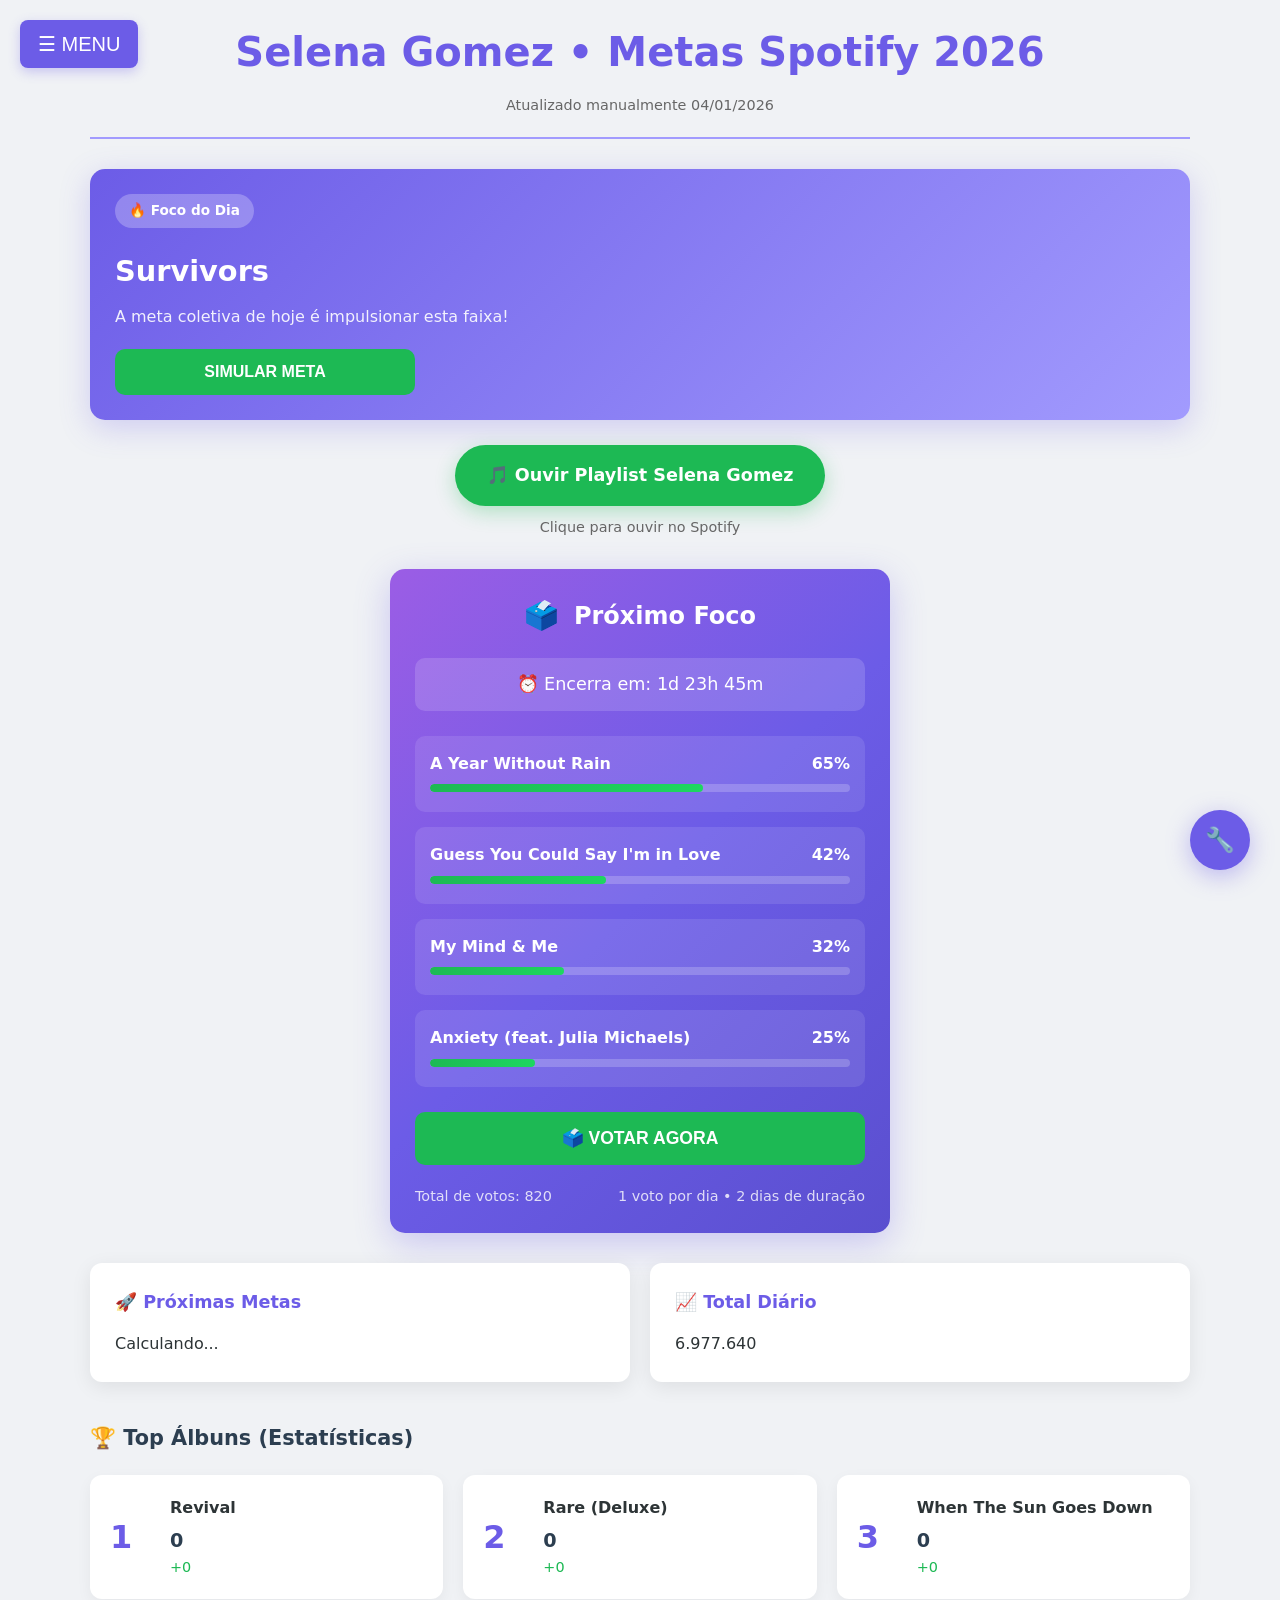
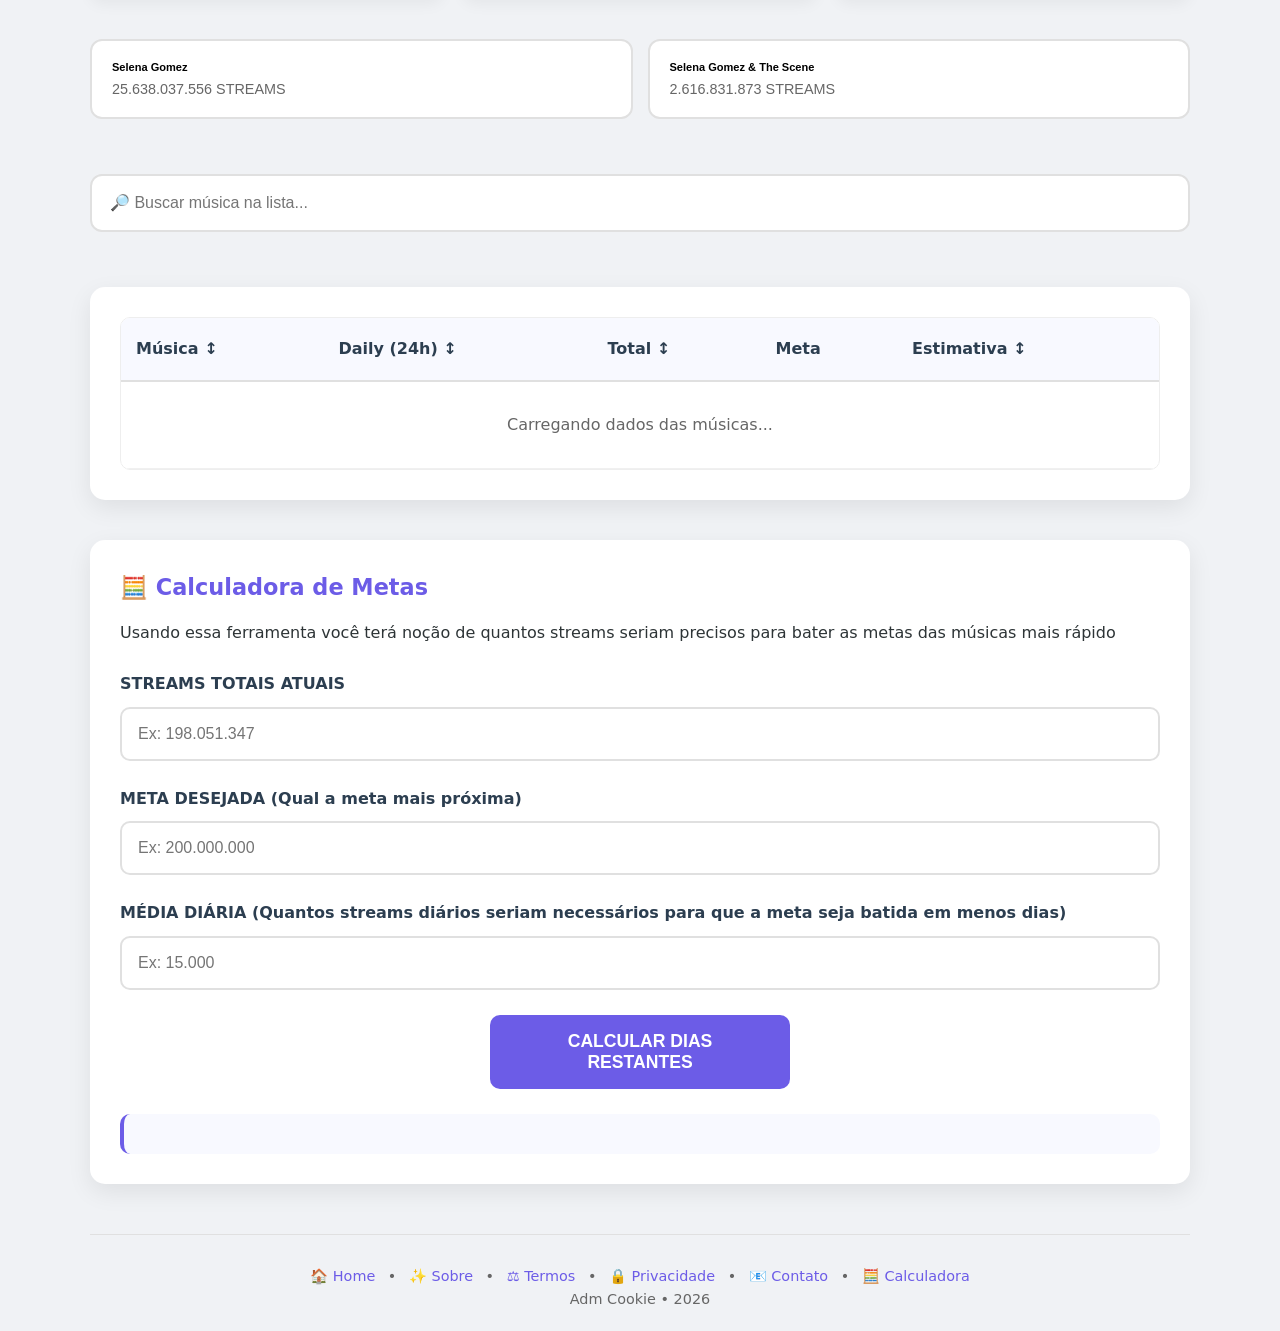
<file: index.html>
<!DOCTYPE html>
<html lang="pt-br">
<head>
<meta charset="UTF-8">
<title>Selena Gomez • Metas Spotify 2026</title>
<meta name="viewport" content="width=device-width, initial-scale=1.0">
<meta name="description" content="Acompanhe os streams e metas das músicas da Selena Gomez no Spotify. Ferramenta para fãs organizarem metas coletivas.">
<meta name="keywords" content="Selena Gomez, Spotify, streams, metas, música, fãs, Selenators">
<meta name="author" content="Adm Cookie">
<link rel="icon" href="data:image/svg+xml,<svg xmlns=%22http://www.w3.org/2000/svg%22 viewBox=%220 0 100 100%22><text y=%22.9em%22 font-size=%2290%22>🎵</text></svg>">
<style>
    /* CORES E ESTILOS GERAIS */
    :root { 
        --primary: #6c5ce7; 
        --secondary: #a29bfe;
        --dark: #2c3e50; 
        --text: #2d3436; 
        --light: #f0f2f5;
        --success: #1DB954;
        --white: #ffffff;
    }
    
    * { 
        box-sizing: border-box; 
        margin: 0; 
        padding: 0; 
    }
    
    body { 
        font-family: "Segoe UI", system-ui, sans-serif; 
        background: var(--light); 
        color: var(--text); 
        padding: 20px; 
        line-height: 1.6;
    }
    
    .container { 
        max-width: 1100px; 
        margin: 0 auto; 
    }
    
    /* HEADER */
    header {
        text-align: center;
        margin-bottom: 30px;
        padding-bottom: 20px;
        border-bottom: 2px solid var(--secondary);
    }
    
    header h1 {
        color: var(--primary);
        font-size: 2.5rem;
        margin-bottom: 10px;
    }
    
    header p {
        color: #666;
        font-size: 0.9rem;
    }
    
    /* MENU SIDEBAR */
    .sidebar {
        height: 100%;
        width: 0;
        position: fixed;
        z-index: 1000;
        top: 0;
        left: 0;
        background: var(--white);
        overflow-x: hidden;
        transition: 0.3s;
        padding-top: 60px;
        box-shadow: 2px 0 15px rgba(0,0,0,0.1);
    }
    
    .sidebar a {
        padding: 12px 20px;
        text-decoration: none;
        font-size: 18px;
        color: var(--dark);
        display: block;
        transition: 0.2s;
        border-left: 4px solid transparent;
    }
    
    .sidebar a:hover {
        background: #f8f9ff;
        color: var(--primary);
        border-left: 4px solid var(--primary);
    }
    
    .close-btn {
        position: absolute;
        top: 15px;
        right: 20px;
        font-size: 28px;
        background: none;
        border: none;
        color: var(--dark);
        cursor: pointer;
    }
    
    .open-btn {
        font-size: 20px;
        cursor: pointer;
        background: var(--primary);
        color: var(--white);
        border: none;
        padding: 12px 18px;
        border-radius: 8px;
        position: fixed;
        top: 20px;
        left: 20px;
        z-index: 999;
        box-shadow: 0 4px 12px rgba(108, 92, 231, 0.3);
    }
    
    /* FOCO DO DIA */
    .focus-card {
        background: linear-gradient(135deg, var(--primary), var(--secondary));
        color: var(--white);
        padding: 25px;
        border-radius: 15px;
        margin: 25px 0;
        box-shadow: 0 8px 30px rgba(108, 92, 231, 0.25);
    }
    
    .focus-info {
        margin-bottom: 20px;
    }
    
    .focus-badge {
        background: rgba(255, 255, 255, 0.25);
        padding: 6px 14px;
        border-radius: 20px;
        font-size: 0.85rem;
        font-weight: bold;
        display: inline-block;
        margin-bottom: 10px;
    }
    
    .focus-song {
        font-size: 1.8rem;
        font-weight: bold;
        display: block;
        margin: 10px 0;
    }
    
    .focus-text {
        opacity: 0.9;
        font-size: 1rem;
    }
    
    .focus-btn {
        background: var(--success);
        color: var(--white);
        border: none;
        padding: 14px 28px;
        border-radius: 10px;
        font-size: 1rem;
        font-weight: bold;
        cursor: pointer;
        transition: all 0.3s;
        width: 100%;
        max-width: 300px;
    }
    
    .focus-btn:hover {
        background: #1ED760;
        transform: translateY(-2px);
        box-shadow: 0 6px 20px rgba(29, 185, 84, 0.3);
    }
    
    /* PLAYLIST BUTTON */
    .playlist-btn-container {
        text-align: center;
        margin: 25px 0;
    }
    
    .playlist-btn {
        display: inline-block;
        background: var(--success);
        color: var(--white);
        padding: 16px 32px;
        border-radius: 50px;
        text-decoration: none;
        font-weight: bold;
        font-size: 1.1rem;
        box-shadow: 0 6px 20px rgba(29, 185, 84, 0.3);
        transition: all 0.3s;
    }
    
    .playlist-btn:hover {
        background: #1ED760;
        transform: translateY(-3px);
        box-shadow: 0 8px 25px rgba(29, 185, 84, 0.4);
    }
    
    .playlist-note {
        margin-top: 10px;
        font-size: 0.9rem;
        color: #666;
    }
    
    /* VOTAÇÃO - PRÓXIMO FOCO */
    .votacao-container {
        margin: 30px 0;
        text-align: center;
    }
    
    .votacao-card {
        background: linear-gradient(135deg, #9B5DE5, #6c5ce7, #5A4FCF);
        border-radius: 15px;
        padding: 25px;
        color: var(--white);
        box-shadow: 0 10px 35px rgba(108, 92, 231, 0.3);
        max-width: 500px;
        margin: 0 auto;
    }
    
    .votacao-header {
        display: flex;
        align-items: center;
        justify-content: center;
        gap: 15px;
        margin-bottom: 20px;
    }
    
    .votacao-icon {
        font-size: 28px;
    }
    
    .votacao-title {
        font-size: 1.5rem;
        font-weight: bold;
    }
    
    .votacao-timer {
        background: rgba(255, 255, 255, 0.15);
        padding: 12px;
        border-radius: 10px;
        margin-bottom: 25px;
        font-size: 1.1rem;
    }
    
    .votacao-musicas {
        display: flex;
        flex-direction: column;
        gap: 15px;
        margin-bottom: 25px;
    }
    
    .musica-item {
        background: rgba(255, 255, 255, 0.1);
        padding: 15px;
        border-radius: 10px;
        text-align: left;
    }
    
    .musica-nome {
        display: flex;
        justify-content: space-between;
        margin-bottom: 8px;
        font-weight: bold;
    }
    
    .musica-bar {
        height: 8px;
        background: rgba(255, 255, 255, 0.2);
        border-radius: 4px;
        overflow: hidden;
        margin-bottom: 5px;
    }
    
    .musica-fill {
        height: 100%;
        background: linear-gradient(90deg, var(--success), #1ED760);
        border-radius: 4px;
        transition: width 0.5s ease;
    }
    
    .musica-percent {
        text-align: right;
        font-size: 0.9rem;
        opacity: 0.8;
    }
    
    .votar-btn {
        background: var(--success);
        color: var(--white);
        border: none;
        padding: 16px;
        border-radius: 10px;
        font-size: 1.1rem;
        font-weight: bold;
        cursor: pointer;
        width: 100%;
        transition: all 0.3s;
    }
    
    .votar-btn:hover {
        background: #1ED760;
        transform: translateY(-2px);
        box-shadow: 0 6px 20px rgba(29, 185, 84, 0.3);
    }
    
    .votacao-footer {
        margin-top: 20px;
        font-size: 0.9rem;
        display: flex;
        justify-content: space-between;
        opacity: 0.8;
    }
    
    /* SUMMARY CARDS */
    .summary-cards {
        display: grid;
        grid-template-columns: repeat(auto-fit, minmax(300px, 1fr));
        gap: 20px;
        margin: 30px 0;
    }
    
    .stat-card {
        background: var(--white);
        padding: 25px;
        border-radius: 12px;
        box-shadow: 0 5px 20px rgba(0,0,0,0.08);
    }
    
    .stat-card h4 {
        color: var(--primary);
        margin-bottom: 15px;
        font-size: 1.1rem;
    }
    
    /* ALBUM DASHBOARD */
    .album-dashboard {
        margin: 40px 0;
    }
    
    .album-dashboard h3 {
        color: var(--dark);
        margin-bottom: 20px;
        font-size: 1.3rem;
    }
    
    .album-grid {
        display: grid;
        grid-template-columns: repeat(auto-fit, minmax(250px, 1fr));
        gap: 20px;
    }
    
    .album-card {
        background: var(--white);
        padding: 20px;
        border-radius: 12px;
        display: flex;
        align-items: center;
        box-shadow: 0 5px 15px rgba(0,0,0,0.05);
    }
    
    .rank-num {
        font-size: 2rem;
        font-weight: bold;
        color: var(--primary);
        margin-right: 20px;
        min-width: 40px;
    }
    
    .a-name {
        font-weight: bold;
        margin-bottom: 5px;
    }
    
    .a-total {
        font-size: 1.2rem;
        font-weight: bold;
        color: var(--dark);
    }
    
    .a-daily {
        color: var(--success);
        font-size: 0.9rem;
    }
    
    /* FILTERS */
    .filter-container {
        display: flex;
        gap: 15px;
        margin: 30px 0;
    }
    
    .filter-btn {
        flex: 1;
        background: var(--white);
        border: 2px solid #e0e0e0;
        padding: 20px;
        border-radius: 12px;
        cursor: pointer;
        text-align: left;
        transition: all 0.3s;
    }
    
    .filter-btn:hover {
        border-color: var(--primary);
        background: #f8f9ff;
        transform: translateY(-2px);
    }
    
    .filter-total {
        display: block;
        font-size: 0.9rem;
        color: #666;
        margin-top: 8px;
    }
    
    /* SEARCH */
    .search-box {
        width: 100%;
        padding: 18px;
        border: 2px solid #e0e0e0;
        border-radius: 12px;
        font-size: 1rem;
        margin: 25px 0;
        transition: border-color 0.3s;
    }
    
    .search-box:focus {
        outline: none;
        border-color: var(--primary);
    }
    
    /* TABLE */
    .card {
        background: var(--white);
        padding: 30px;
        border-radius: 15px;
        box-shadow: 0 8px 25px rgba(0,0,0,0.08);
        margin: 30px 0;
        overflow: hidden;
    }
    
    .table-container {
        overflow-x: auto;
        border-radius: 10px;
        border: 1px solid #eee;
    }
    
    table {
        width: 100%;
        border-collapse: collapse;
        min-width: 800px;
    }
    
    th {
        background: #f8f9ff;
        padding: 18px 15px;
        text-align: left;
        font-weight: 600;
        color: var(--dark);
        border-bottom: 2px solid #e0e0e0;
        cursor: pointer;
        user-select: none;
    }
    
    th:hover {
        background: #f0f2ff;
    }
    
    td {
        padding: 16px 15px;
        border-bottom: 1px solid #f0f0f0;
    }
    
    tr:hover {
        background: #f9f9ff;
    }
    
    /* CALCULATOR */
    .inst-section {
        background: var(--white);
        padding: 30px;
        border-radius: 15px;
        box-shadow: 0 8px 25px rgba(0,0,0,0.08);
        margin: 40px 0;
    }
    
    .inst-section h3 {
        color: var(--primary);
        margin-bottom: 15px;
        font-size: 1.4rem;
    }
    
    .calc-group {
        margin: 25px 0;
    }
    
    .calc-group label {
        display: block;
        margin-bottom: 10px;
        font-weight: 600;
        color: var(--dark);
    }
    
    .calc-input {
        width: 100%;
        padding: 16px;
        border: 2px solid #e0e0e0;
        border-radius: 10px;
        font-size: 1rem;
        transition: border-color 0.3s;
    }
    
    .calc-input:focus {
        border-color: var(--primary);
        outline: none;
    }
    
    .btn-calc {
        background: var(--primary);
        color: var(--white);
        border: none;
        padding: 16px 32px;
        border-radius: 10px;
        font-size: 1.1rem;
        font-weight: bold;
        cursor: pointer;
        transition: all 0.3s;
        width: 100%;
        max-width: 300px;
        margin: 20px auto;
        display: block;
    }
    
    .btn-calc:hover {
        background: #5d4de0;
        transform: translateY(-2px);
        box-shadow: 0 6px 20px rgba(108, 92, 231, 0.3);
    }
    
    #resultadoCalc {
        margin-top: 25px;
        padding: 20px;
        background: #f8f9ff;
        border-radius: 10px;
        border-left: 4px solid var(--primary);
    }
    
    /* FOOTER */
    footer {
        text-align: center;
        margin-top: 50px;
        padding-top: 30px;
        border-top: 1px solid #e0e0e0;
        color: #666;
        font-size: 0.9rem;
    }
    
    footer a {
        color: var(--primary);
        text-decoration: none;
        margin: 0 8px;
        transition: color 0.3s;
    }
    
    footer a:hover {
        color: #5d4de0;
        text-decoration: underline;
    }
    
    /* BOTÃO PAINEL ADMIN */
    .admin-btn {
        position: fixed;
        bottom: 30px;
        right: 30px;
        background: var(--primary);
        color: var(--white);
        border: none;
        width: 60px;
        height: 60px;
        border-radius: 50%;
        cursor: pointer;
        font-size: 1.5rem;
        box-shadow: 0 6px 25px rgba(108, 92, 231, 0.4);
        z-index: 100;
        transition: all 0.3s;
    }
    
    .admin-btn:hover {
        background: #5d4de0;
        transform: scale(1.1);
    }
    
    /* RESPONSIVO */
    @media (max-width: 768px) {
        body {
            padding: 15px;
        }
        
        header h1 {
            font-size: 2rem;
        }
        
        .summary-cards {
            grid-template-columns: 1fr;
        }
        
        .filter-container {
            flex-direction: column;
        }
        
        .album-grid {
            grid-template-columns: 1fr;
        }
        
        .focus-btn, .btn-calc {
            width: 100%;
        }
    }
</style>
</head>
<body>

<!-- MENU SIDEBAR -->
<div id="mySidebar" class="sidebar">
    <button class="close-btn" onclick="closeNav()">&times;</button>
    <a href="index.html" onclick="closeNav()">🏠 Home</a>
    <a href="sobre.html" onclick="closeNav()">✨ Sobre</a>
    <a href="termos.html" onclick="closeNav()">⚖️ Termos</a>
    <a href="privacidade.html" onclick="closeNav()">🔒 Privacidade</a>
    <a href="contato.html" onclick="closeNav()">📧 Contato</a>
    <a href="#calculadora" onclick="closeNav()">🧮 Calculadora</a>
</div>

<button class="open-btn" onclick="openNav()">☰ MENU</button>

<div class="container">
    <!-- HEADER -->
    <header id="inicio">
        <h1>Selena Gomez • Metas Spotify 2026</h1>
        <p>Atualizado manualmente 04/01/2026</p>
    </header>
    
    <!-- FOCO DO DIA -->
    <div class="focus-card">
        <div class="focus-info">
            <span class="focus-badge">🔥 Foco do Dia</span>
            <span class="focus-song">Survivors</span>
            <p class="focus-text">A meta coletiva de hoje é impulsionar esta faixa!</p>
        </div>
        <button class="focus-btn" onclick="window.location.href='#calculadora'">SIMULAR META</button>
    </div>
    
    <!-- PLAYLIST -->
    <div class="playlist-btn-container">
        <a href="https://open.spotify.com/playlist/SUA_ID_AQUI" target="_blank" class="playlist-btn">
            🎵 Ouvir Playlist Selena Gomez
        </a>
        <p class="playlist-note">Clique para ouvir no Spotify</p>
    </div>
    
    <!-- VOTAÇÃO -->
    <div class="votacao-container">
        <div class="votacao-card">
            <div class="votacao-header">
                <span class="votacao-icon">🗳️</span>
                <span class="votacao-title">Próximo Foco</span>
            </div>
            
           <div class="votacao-timer">⏰ Encerra em: <span id="timer-proximo-foco">1d 23h 45m</span>
     </div>
            
            <div class="votacao-musicas">
                <div class="musica-item">
                    <div class="musica-nome">
                        <span>A Year Without Rain</span>
                        <span>65%</span>
                    </div>
                    <div class="musica-bar">
                        <div class="musica-fill" style="width: 65%"></div>
                    </div>
                </div>
                
                <div class="musica-item">
                    <div class="musica-nome">
                        <span>Guess You Could Say I'm in Love</span>
                        <span>42%</span>
                    </div>
                    <div class="musica-bar">
                        <div class="musica-fill" style="width: 42%"></div>
                    </div>
                </div>
                
                <div class="musica-item">
                    <div class="musica-nome">
                        <span>My Mind & Me</span>
                        <span>32%</span>
                    </div>
                    <div class="musica-bar">
                        <div class="musica-fill" style="width: 32%"></div>
                    </div>
                </div>
                
                <div class="musica-item">
                    <div class="musica-nome">
                        <span>Anxiety (feat. Julia Michaels)</span>
                        <span>25%</span>
                    </div>
                    <div class="musica-bar">
                        <div class="musica-fill" style="width: 25%"></div>
                    </div>
                </div>
            </div>
            
            <button class="votar-btn" onclick="alert('🎵 Sistema de votação será ativado em breve!')">
                🗳️ VOTAR AGORA
            </button>
            
            <div class="votacao-footer">
                <span>Total de votos: 820</span>
                <span>1 voto por dia • 2 dias de duração</span>
            </div>
        </div>
    </div>
    
    <!-- SUMMARY CARDS -->
    <div class="summary-cards">
        <div class="stat-card">
            <h4>🚀 Próximas Metas</h4>
            <div id="nextMilestone">Calculando...</div>
        </div>
        <div class="stat-card">
            <h4>📈 Total Diário</h4>
            <p id="totalDailyStats">6.977.640</p>
        </div>
    </div>
    
    <!-- ALBUM DASHBOARD -->
    <div class="album-dashboard">
        <h3>🏆 Top Álbuns (Estatísticas)</h3>
        <div class="album-grid">
            <div class="album-card">
                <div class="rank-num">1</div>
                <div class="a-info">
                    <p class="a-name">Revival</p>
                    <p id="totalRevival" class="a-total">0</p>
                    <p id="countRevival" class="a-daily">+0</p>
                </div>
            </div>
            
            <div class="album-card">
                <div class="rank-num">2</div>
                <div class="a-info">
                    <p class="a-name">Rare (Deluxe)</p>
                    <p id="totalRare" class="a-total">0</p>
                    <p id="countRare" class="a-daily">+0</p>
                </div>
            </div>
            
            <div class="album-card">
                <div class="rank-num">3</div>
                <div class="a-info">
                    <p class="a-name">When The Sun Goes Down</p>
                    <p id="totalWTSGD" class="a-total">0</p>
                    <p id="countWTSGD" class="a-daily">+0</p>
                </div>
            </div>
        </div>
    </div>
    
    <!-- FILTERS -->
    <div class="filter-container">
        <button class="filter-btn" id="btnSolo">
            <h5>Selena Gomez</h5>
            <span class="filter-total">25.638.037.556 STREAMS</span>
        </button>
        <button class="filter-btn" id="btnScene">
            <h5>Selena Gomez & The Scene</h5>
            <span class="filter-total">2.616.831.873 STREAMS</span>
        </button>
    </div>
    
    <!-- SEARCH -->
    <input type="text" class="search-box" placeholder="🔎 Buscar música na lista..." id="searchInput">
    
    <!-- TABLE -->
    <div class="card">
        <div class="table-container">
            <table>
                <thead>
                    <tr>
                        <th>Música ↕</th>
                        <th>Daily (24h) ↕</th>
                        <th>Total ↕</th>
                        <th>Meta</th>
                        <th>Estimativa ↕</th>
                    </tr>
                </thead>
                <tbody id="tableBody">
                    <tr>
                        <td colspan="5" style="text-align: center; padding: 30px; color: #666;">
                            Carregando dados das músicas...
                        </td>
                    </tr>
                </tbody>
            </table>
        </div>
    </div>
    
    <!-- CALCULATOR -->
    <div class="inst-section" id="calculadora">
        <h3>🧮 Calculadora de Metas</h3>
        <p>Usando essa ferramenta você terá noção de quantos streams seriam precisos para bater as metas das músicas mais rápido</p>
        
        <div class="calc-group">
            <label for="calcTotal">STREAMS TOTAIS ATUAIS</label>
            <input type="text" id="calcTotal" class="calc-input" placeholder="Ex: 198.051.347">
        </div>
        
        <div class="calc-group">
            <label for="calcMeta">META DESEJADA (Qual a meta mais próxima)</label>
            <input type="text" id="calcMeta" class="calc-input" placeholder="Ex: 200.000.000">
        </div>
        
        <div class="calc-group">
            <label for="calcMedia">MÉDIA DIÁRIA (Quantos streams diários seriam necessários para que a meta seja batida em menos dias)</label>
            <input type="text" id="calcMedia" class="calc-input" placeholder="Ex: 15.000">
        </div>
        
        <button class="btn-calc" onclick="calcularMeta()">CALCULAR DIAS RESTANTES</button>
        
        <div id="resultadoCalc"></div>
    </div>
    
    <!-- FOOTER -->
    <footer>
        <a href="index.html">🏠 Home</a> • 
        <a href="sobre.html">✨ Sobre</a> • 
        <a href="termos.html">⚖️ Termos</a> • 
        <a href="privacidade.html">🔒 Privacidade</a> • 
        <a href="contato.html">📧 Contato</a> • 
        <a href="#calculadora">🧮 Calculadora</a>
        <p>Adm Cookie • 2026</p>
    </footer>
</div>

<!-- BOTÃO PAINEL ADMIN -->
<button class="admin-btn" onclick="alert('🔧 Painel Admin - Em desenvolvimento')">🔧</button>

<!-- JAVASCRIPT SIMPLES E FUNCIONAL -->
<script>
// FUNÇÕES DO MENU
function openNav() {
    document.getElementById("mySidebar").style.width = "250px";
}

function closeNav() {
    document.getElementById("mySidebar").style.width = "0";
}

// Fecha o menu ao clicar fora
document.addEventListener('click', function(event) {
    const sidebar = document.getElementById('mySidebar');
    const openBtn = document.querySelector('.open-btn');
    
    if (sidebar && sidebar.style.width === '250px' && 
        !sidebar.contains(event.target) && 
        !openBtn.contains(event.target)) {
        closeNav();
    }
});

// CALCULADORA DE METAS
function calcularMeta() {
    const totalInput = document.getElementById('calcTotal').value;
    const metaInput = document.getElementById('calcMeta').value;
    const mediaInput = document.getElementById('calcMedia').value;
    
    // Limpar e converter números
    const cleanNumber = (str) => {
        return parseFloat(str.replace(/\./g, '').replace(',', '.').replace(/[^\d.-]/g, ''));
    };
    
    const total = cleanNumber(totalInput);
    const meta = cleanNumber(metaInput);
    const media = cleanNumber(mediaInput);
    
    // Validar
    if (!total || !meta || !media || isNaN(total) || isNaN(meta) || isNaN(media)) {
        document.getElementById('resultadoCalc').innerHTML = `
            <div style="background: #ffeaea; padding: 15px; border-radius: 8px; border-left: 4px solid #e74c3c;">
                <p style="color: #c0392b; margin: 0;">⚠️ Preencha todos os campos com números válidos!</p>
            </div>
        `;
        return;
    }
    
    if (meta <= total) {
        document.getElementById('resultadoCalc').innerHTML = `
            <div style="background: #ffeaa7; padding: 15px; border-radius: 8px; border-left: 4px solid #fdcb6e;">
                <p style="color: #e17055; margin: 0;">🎯 A meta já foi alcançada ou está muito próxima!</p>
            </div>
        `;
        return;
    }
    
    if (media <= 0) {
        document.getElementById('resultadoCalc').innerHTML = `
            <div style="background: #ffeaea; padding: 15px; border-radius: 8px; border-left: 4px solid #e74c3c;">
                <p style="color: #c0392b; margin: 0;">⚠️ A média diária deve ser maior que zero!</p>
            </div>
        `;
        return;
    }
    
    // Calcular
    const diferenca = meta - total;
    const dias = Math.ceil(diferenca / media);
    
    // Formatar números para exibição
    const formatarNumero = (num) => {
        return num.toLocaleString('pt-BR');
    };
    
    // Mostrar resultado
    document.getElementById('resultadoCalc').innerHTML = `
        <div style="background: #e3f2fd; padding: 20px; border-radius: 10px; border-left: 4px solid #2196f3;">
            <h4 style="color: #1976d2; margin-top: 0; margin-bottom: 15px;">📊 Resultado da Simulação</h4>
            
            <div style="display: grid; grid-template-columns: 1fr 1fr; gap: 15px; margin-bottom: 20px;">
                <div style="background: white; padding: 12px; border-radius: 8px;">
                    <div style="font-size: 0.9rem; color: #666; margin-bottom: 5px;">Diferença para meta</div>
                    <div style="font-size: 1.3rem; font-weight: bold; color: #6c5ce7;">${formatarNumero(diferenca)}</div>
                </div>
                
                <div style="background: white; padding: 12px; border-radius: 8px;">
                    <div style="font-size: 0.9rem; color: #666; margin-bottom: 5px;">Média diária necessária</div>
                    <div style="font-size: 1.3rem; font-weight: bold; color: #6c5ce7;">${formatarNumero(media)}</div>
                </div>
            </div>
            
            <div style="text-align: center; padding: 15px; background: white; border-radius: 8px; margin-bottom: 15px;">
                <div style="font-size: 0.9rem; color: #666; margin-bottom: 5px;">Tempo estimado para atingir a meta</div>
                <div style="font-size: 2rem; font-weight: bold; color: #1DB954; margin: 10px 0;">${dias} dias</div>
                <div style="font-size: 0.85rem; color: #666;">
                    Aproximadamente ${Math.floor(dias/30)} meses e ${dias%30} dias
                </div>
            </div>
            
            <div style="font-size: 0.85rem; color: #666; background: rgba(255,255,255,0.7); padding: 12px; border-radius: 6px;">
                <strong>📈 Dica:</strong> Para reduzir esse tempo, aumente a média diária de streams!
            </div>
        </div>
    `;
}

// INICIALIZAÇÃO
document.addEventListener('DOMContentLoaded', function() {
    console.log('✅ Selena Gomez Tracker carregado com sucesso!');
    
    // Adicionar funcionalidade aos filtros
    document.getElementById('btnSolo').addEventListener('click', function() {
        alert('Filtro: Selena Gomez (em desenvolvimento)');
    });
    
    document.getElementById('btnScene').addEventListener('click', function() {
        alert('Filtro: Selena Gomez & The Scene (em desenvolvimento)');
    });
    
    // Busca
    document.getElementById('searchInput').addEventListener('keyup', function() {
        const termo = this.value.toLowerCase();
        if (termo.length > 2) {
            console.log('Buscando por:', termo);
        }
    });
    
    // Atualizar contador da votação (simulação)
    setInterval(() => {
        const timerElement = document.querySelector('.votacao-timer');
        if (timerElement) {
            // Simular contagem regressiva
            const text = timerElement.textContent;
            const match = text.match(/(\d+)d (\d+)h (\d+)m/);
            if (match) {
                let [_, dias, horas, minutos] = match;
                minutos = parseInt(minutos) - 1;
                
                if (minutos < 0) {
                    minutos = 59;
                    horas = parseInt(horas) - 1;
                    if (horas < 0) {
                        horas = 23;
                        dias = parseInt(dias) - 1;
                        if (dias < 0) {
                            timerElement.innerHTML = '⏰ <strong>VOTAÇÃO ENCERRADA</strong>';
                            document.querySelector('.votar-btn').disabled = true;
                            document.querySelector('.votar-btn').textContent = '⏳ VOTAÇÃO ENCERRADA';
                            return;
                        }
                    }
                }
                
                timerElement.innerHTML = `⏰ Encerra em: <strong>${dias}d ${horas}h ${minutos}m</strong>`;
            }
        }
    }, 60000); // Atualiza a cada minuto
});
</script>
</body>
</html>
</file>
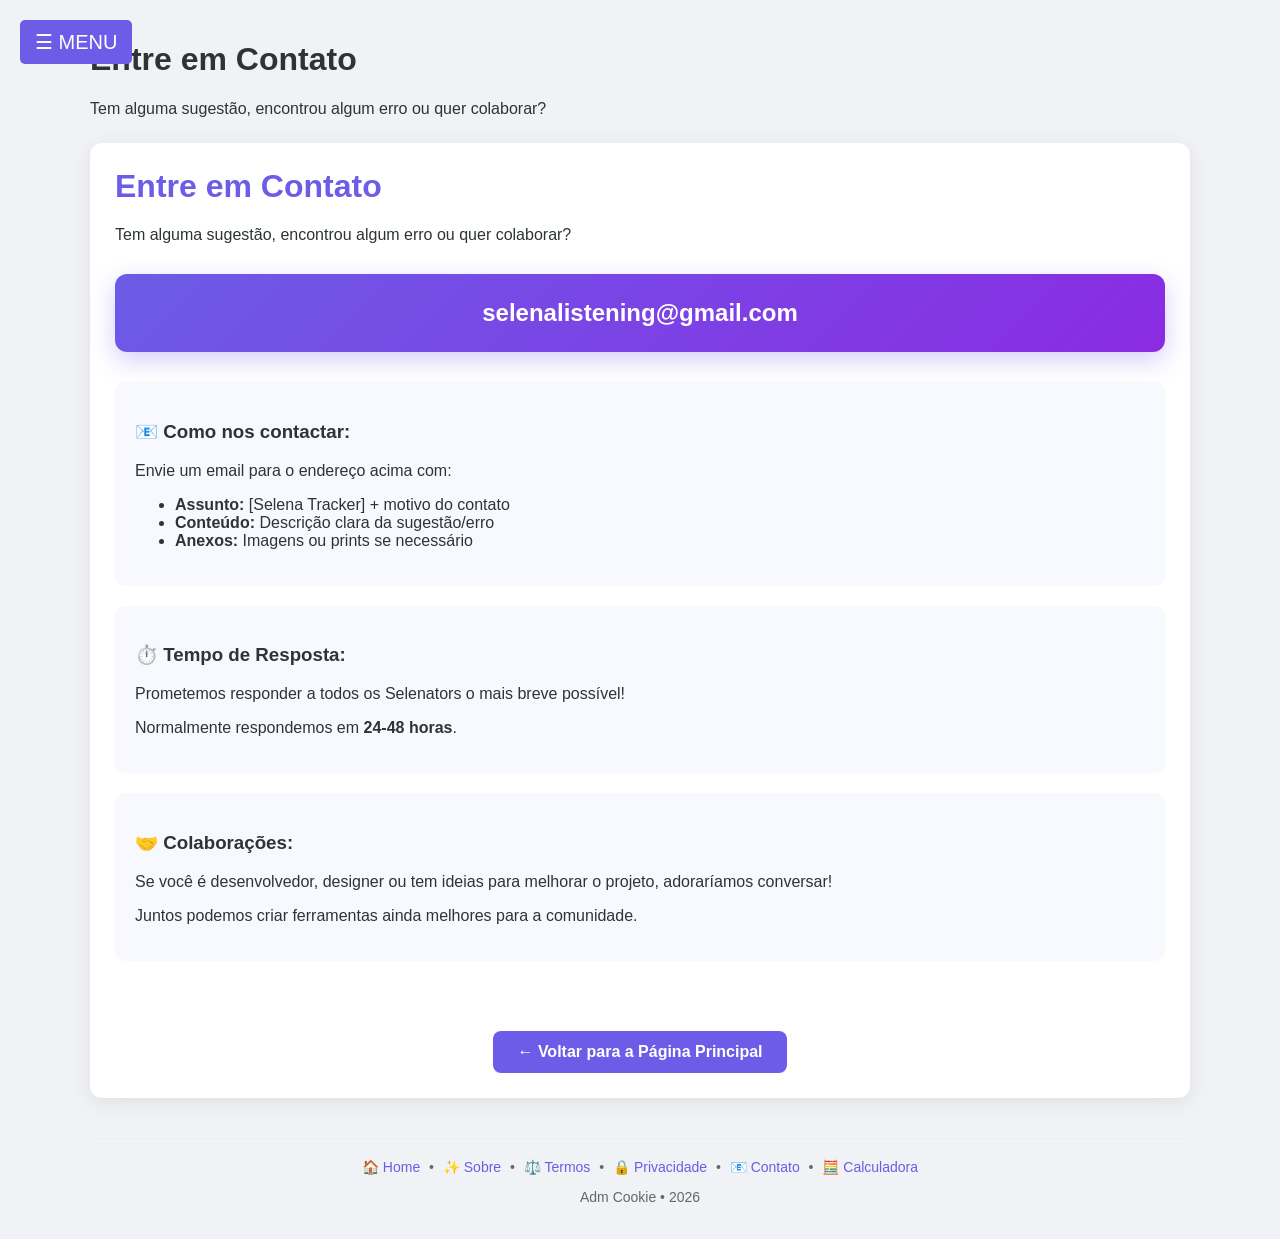
<file: contato.html>
<!DOCTYPE html>
<html lang="pt-br">
<head>
<meta charset="UTF-8">
<title>Contato • Selena Gomez Tracker</title>
<meta name="viewport" content="width=device-width, initial-scale=1.0">
<meta name="description" content="Entre em contato com o Selena Gomez Tracker - Sugestões, erros ou colaborações.">
<meta name="keywords" content="Selena Gomez, contato, email, sugestões, colaboração, fãs">
<meta name="author" content="Adm Cookie">
<link rel="icon" href="data:image/svg+xml,<svg xmlns=%22http://www.w3.org/2000/svg%22 viewBox=%220 0 100 100%22><text y=%22.9em%22 font-size=%2290%22>🎵</text></svg>">
<style>
    :root { --primary: #6c5ce7; --ocean: #2c3e50; --text: #2d3436; }
    * { box-sizing: border-box; }
    body { margin: 0; font-family: "Segoe UI", sans-serif; background: #f0f2f5; color: var(--text); padding: 20px; scroll-behavior: smooth; }
    .container { max-width: 1100px; margin: auto; }
    
    .institutional-card { background: white; padding: 25px; border-radius: 12px; box-shadow: 0 4px 20px rgba(0,0,0,0.08); margin: 25px 0; }
    .institutional-card h1 { color: var(--primary); margin-top: 0; }
    
    .sidebar { height: 100%; width: 0; position: fixed; z-index: 1; top: 0; left: 0; background: white; overflow-x: hidden; transition: 0.3s; padding-top: 60px; box-shadow: 2px 0 10px rgba(0,0,0,0.1); }
    .sidebar a { padding: 10px 15px; text-decoration: none; font-size: 18px; color: #333; display: block; transition: 0.2s; }
    .sidebar a:hover { background: #f5f5f5; color: var(--primary); }
    .close-btn { position: absolute; top: 10px; right: 20px; font-size: 30px; }
    .open-btn { font-size: 20px; cursor: pointer; background: var(--primary); color: white; border: none; padding: 10px 15px; border-radius: 5px; position: fixed; top: 20px; left: 20px; z-index: 100; }
    
    footer { text-align: center; margin-top: 40px; padding-top: 20px; border-top: 1px solid #eee; color: #666; font-size: 14px; }
    footer a { color: var(--primary); text-decoration: none; margin: 0 5px; }
    footer a:hover { text-decoration: underline; }
    
    .btn-voltar { display: inline-block; background: var(--primary); color: white; padding: 12px 24px; border-radius: 8px; text-decoration: none; font-weight: bold; margin-top: 30px; transition: all 0.3s; }
    .btn-voltar:hover { background: #5d4de0; transform: translateY(-2px); box-shadow: 0 5px 15px rgba(108, 92, 231, 0.3); }
    
    .email-box { 
        background: linear-gradient(135deg, #6c5ce7, #8A2BE2);
        color: white;
        padding: 25px;
        border-radius: 12px;
        text-align: center;
        font-size: 24px;
        font-weight: bold;
        margin: 30px 0;
        box-shadow: 0 8px 25px rgba(108, 92, 231, 0.3);
        word-break: break-all;
    }
    
    .contact-info { 
        background: #f8f9ff;
        padding: 20px;
        border-radius: 10px;
        margin: 20px 0;
    }
</style>
</head>
<body>

<div id="mySidebar" class="sidebar">
  <a href="javascript:void(0)" onclick="closeNav()" class="close-btn">&times; Fechar</a>
  <a href="index.html" onclick="closeNav()">🏠 Home</a>
  <a href="sobre.html" onclick="closeNav()">✨ Sobre</a>
  <a href="termos.html" onclick="closeNav()">⚖️ Termos</a>
  <a href="privacidade.html" onclick="closeNav()">🔒 Privacidade</a>
  <a href="contato.html" onclick="closeNav()">📧 Contato</a>
  <a href="index.html#calculadora" onclick="closeNav()">🧮 Calculadora</a>
</div>

<button class="open-btn" onclick="openNav()">☰ MENU</button>

<div class="container">
    <header>
        <h1>Entre em Contato</h1>
        <p>Tem alguma sugestão, encontrou algum erro ou quer colaborar?</p>
    </header>

    <div class="institutional-card">
        <h1>Entre em Contato</h1>
        <p>Tem alguma sugestão, encontrou algum erro ou quer colaborar?</p>
        
        <div class="email-box">selenalistening@gmail.com</div>
        
        <div class="contact-info">
            <h3>📧 Como nos contactar:</h3>
            <p>Envie um email para o endereço acima com:</p>
            <ul>
                <li><strong>Assunto:</strong> [Selena Tracker] + motivo do contato</li>
                <li><strong>Conteúdo:</strong> Descrição clara da sugestão/erro</li>
                <li><strong>Anexos:</strong> Imagens ou prints se necessário</li>
            </ul>
        </div>
        
        <div class="contact-info">
            <h3>⏱️ Tempo de Resposta:</h3>
            <p>Prometemos responder a todos os Selenators o mais breve possível!</p>
            <p>Normalmente respondemos em <strong>24-48 horas</strong>.</p>
        </div>
        
        <div class="contact-info">
            <h3>🤝 Colaborações:</h3>
            <p>Se você é desenvolvedor, designer ou tem ideias para melhorar o projeto, adoraríamos conversar!</p>
            <p>Juntos podemos criar ferramentas ainda melhores para a comunidade.</p>
        </div>
        
        <div style="margin-top: 40px; text-align: center;">
            <a href="index.html" class="btn-voltar">← Voltar para a Página Principal</a>
        </div>
    </div>

    <footer>
        <a href="index.html">🏠 Home</a> • 
        <a href="sobre.html">✨ Sobre</a> • 
        <a href="termos.html">⚖️ Termos</a> • 
        <a href="privacidade.html">🔒 Privacidade</a> • 
        <a href="contato.html">📧 Contato</a> • 
        <a href="index.html#calculadora">🧮 Calculadora</a>
        <p>Adm Cookie • 2026</p>
    </footer>
</div>

<script>
function openNav() { document.getElementById("mySidebar").style.width = "250px"; }
function closeNav() { document.getElementById("mySidebar").style.width = "0"; }

document.addEventListener('click', function(event) {
    const sidebar = document.getElementById('mySidebar');
    const openBtn = document.querySelector('.open-btn');
    if (sidebar.style.width === '250px' && !sidebar.contains(event.target) && !openBtn.contains(event.target)) {
        closeNav();
    }
});
</script>
</body>
</html>
</file>
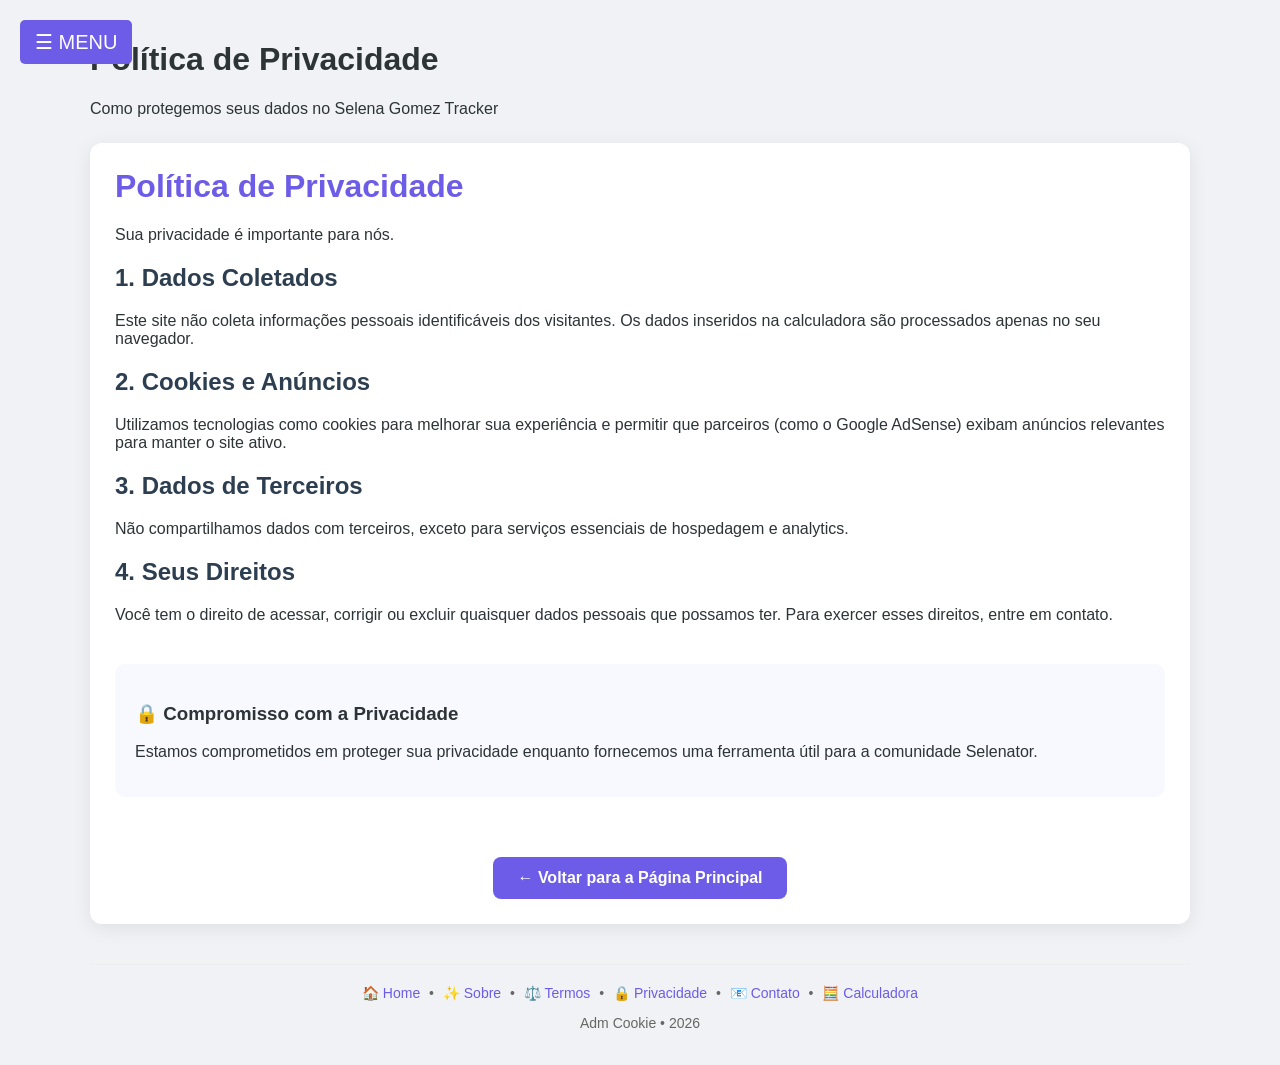
<file: privacidade.html>
<!DOCTYPE html>
<html lang="pt-br">
<head>
<meta charset="UTF-8">
<title>Política de Privacidade • Selena Gomez Tracker</title>
<meta name="viewport" content="width=device-width, initial-scale=1.0">
<meta name="description" content="Política de Privacidade do site Selena Gomez Tracker - Como protegemos seus dados.">
<meta name="keywords" content="Selena Gomez, privacidade, dados, cookies, proteção, Spotify">
<meta name="author" content="Adm Cookie">
<link rel="icon" href="data:image/svg+xml,<svg xmlns=%22http://www.w3.org/2000/svg%22 viewBox=%220 0 100 100%22><text y=%22.9em%22 font-size=%2290%22>🎵</text></svg>">
<style>
    :root { --primary: #6c5ce7; --ocean: #2c3e50; --text: #2d3436; }
    * { box-sizing: border-box; }
    body { margin: 0; font-family: "Segoe UI", sans-serif; background: #f0f2f5; color: var(--text); padding: 20px; scroll-behavior: smooth; }
    .container { max-width: 1100px; margin: auto; }
    
    .institutional-card { background: white; padding: 25px; border-radius: 12px; box-shadow: 0 4px 20px rgba(0,0,0,0.08); margin: 25px 0; }
    .institutional-card h1 { color: var(--primary); margin-top: 0; }
    .institutional-card h2 { color: var(--ocean); margin-top: 20px; }
    
    .sidebar { height: 100%; width: 0; position: fixed; z-index: 1; top: 0; left: 0; background: white; overflow-x: hidden; transition: 0.3s; padding-top: 60px; box-shadow: 2px 0 10px rgba(0,0,0,0.1); }
    .sidebar a { padding: 10px 15px; text-decoration: none; font-size: 18px; color: #333; display: block; transition: 0.2s; }
    .sidebar a:hover { background: #f5f5f5; color: var(--primary); }
    .close-btn { position: absolute; top: 10px; right: 20px; font-size: 30px; }
    .open-btn { font-size: 20px; cursor: pointer; background: var(--primary); color: white; border: none; padding: 10px 15px; border-radius: 5px; position: fixed; top: 20px; left: 20px; z-index: 100; }
    
    footer { text-align: center; margin-top: 40px; padding-top: 20px; border-top: 1px solid #eee; color: #666; font-size: 14px; }
    footer a { color: var(--primary); text-decoration: none; margin: 0 5px; }
    footer a:hover { text-decoration: underline; }
    
    .btn-voltar { display: inline-block; background: var(--primary); color: white; padding: 12px 24px; border-radius: 8px; text-decoration: none; font-weight: bold; margin-top: 30px; transition: all 0.3s; }
    .btn-voltar:hover { background: #5d4de0; transform: translateY(-2px); box-shadow: 0 5px 15px rgba(108, 92, 231, 0.3); }
</style>
</head>
<body>

<div id="mySidebar" class="sidebar">
  <a href="javascript:void(0)" onclick="closeNav()" class="close-btn">&times; Fechar</a>
  <a href="index.html" onclick="closeNav()">🏠 Home</a>
  <a href="sobre.html" onclick="closeNav()">✨ Sobre</a>
  <a href="termos.html" onclick="closeNav()">⚖️ Termos</a>
  <a href="privacidade.html" onclick="closeNav()">🔒 Privacidade</a>
  <a href="contato.html" onclick="closeNav()">📧 Contato</a>
  <a href="index.html#calculadora" onclick="closeNav()">🧮 Calculadora</a>
</div>

<button class="open-btn" onclick="openNav()">☰ MENU</button>

<div class="container">
    <header>
        <h1>Política de Privacidade</h1>
        <p>Como protegemos seus dados no Selena Gomez Tracker</p>
    </header>

    <div class="institutional-card">
        <h1>Política de Privacidade</h1>
        <p>Sua privacidade é importante para nós.</p>
        
        <h2>1. Dados Coletados</h2>
        <p>Este site não coleta informações pessoais identificáveis dos visitantes. Os dados inseridos na calculadora são processados apenas no seu navegador.</p>
        
        <h2>2. Cookies e Anúncios</h2>
        <p>Utilizamos tecnologias como cookies para melhorar sua experiência e permitir que parceiros (como o Google AdSense) exibam anúncios relevantes para manter o site ativo.</p>
        
        <h2>3. Dados de Terceiros</h2>
        <p>Não compartilhamos dados com terceiros, exceto para serviços essenciais de hospedagem e analytics.</p>
        
        <h2>4. Seus Direitos</h2>
        <p>Você tem o direito de acessar, corrigir ou excluir quaisquer dados pessoais que possamos ter. Para exercer esses direitos, entre em contato.</p>
        
        <div style="margin-top: 40px; padding: 20px; background: #f8f9ff; border-radius: 10px;">
            <h3>🔒 Compromisso com a Privacidade</h3>
            <p>Estamos comprometidos em proteger sua privacidade enquanto fornecemos uma ferramenta útil para a comunidade Selenator.</p>
        </div>
        
        <div style="margin-top: 30px; text-align: center;">
            <a href="index.html" class="btn-voltar">← Voltar para a Página Principal</a>
        </div>
    </div>

    <footer>
        <a href="index.html">🏠 Home</a> • 
        <a href="sobre.html">✨ Sobre</a> • 
        <a href="termos.html">⚖️ Termos</a> • 
        <a href="privacidade.html">🔒 Privacidade</a> • 
        <a href="contato.html">📧 Contato</a> • 
        <a href="index.html#calculadora">🧮 Calculadora</a>
        <p>Adm Cookie • 2026</p>
    </footer>
</div>

<script>
function openNav() { document.getElementById("mySidebar").style.width = "250px"; }
function closeNav() { document.getElementById("mySidebar").style.width = "0"; }

document.addEventListener('click', function(event) {
    const sidebar = document.getElementById('mySidebar');
    const openBtn = document.querySelector('.open-btn');
    if (sidebar.style.width === '250px' && !sidebar.contains(event.target) && !openBtn.contains(event.target)) {
        closeNav();
    }
});
</script>
</body>
</html>
</file>
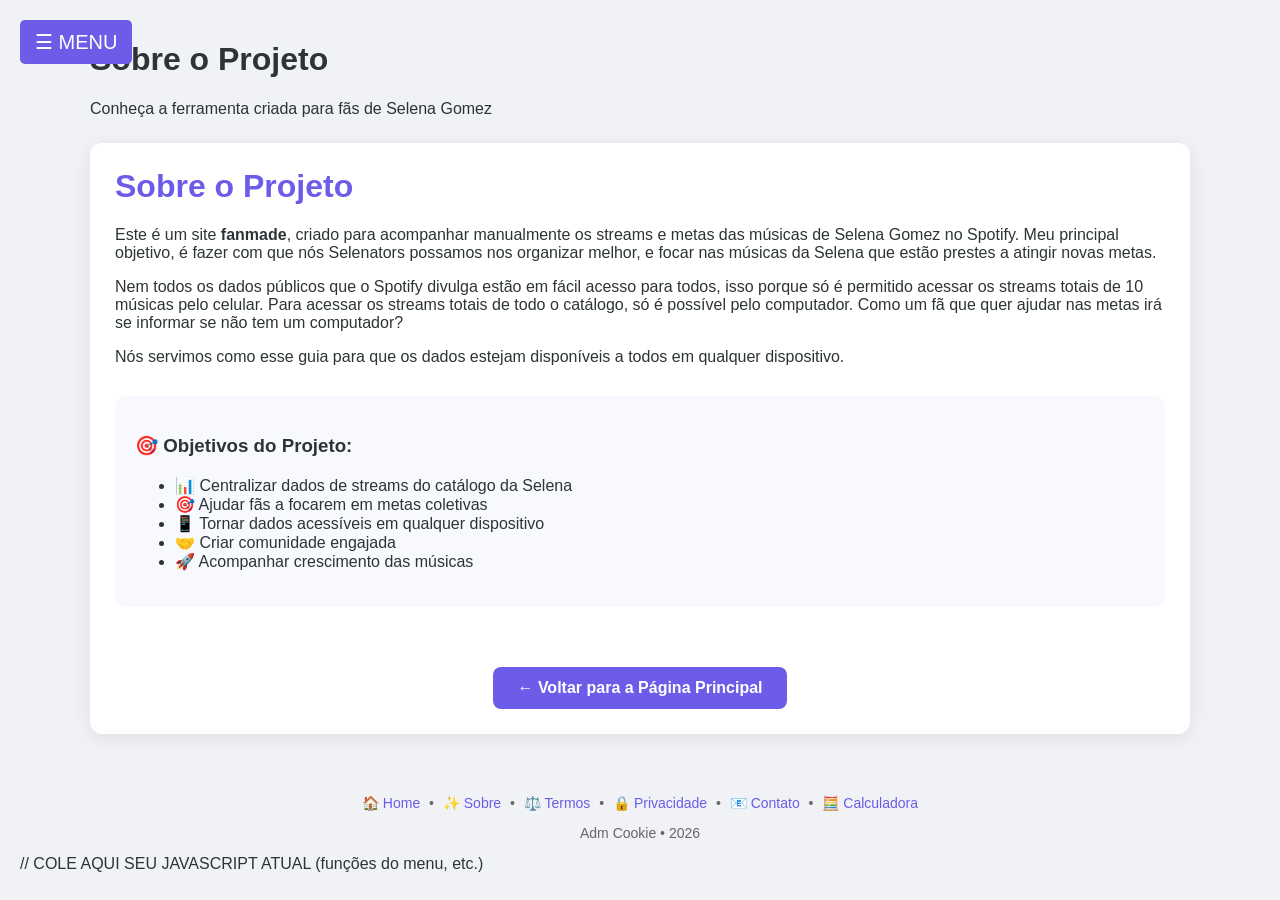
<file: sobre.html>
<!DOCTYPE html>
<html lang="pt-br">
<head>
<meta charset="UTF-8">
<title>Sobre o Projeto • Selena Gomez Tracker</title>
<meta name="viewport" content="width=device-width, initial-scale=1.0">
<meta name="description" content="Conheça o projeto Selena Gomez Tracker - Ferramenta para fãs organizarem metas coletivas de streams no Spotify.">
<meta name="keywords" content="Selena Gomez, Spotify, streams, metas, sobre, projeto, fãs, Selenators">
<meta name="author" content="Adm Cookie">
<link rel="icon" href="data:image/svg+xml,<svg xmlns=%22http://www.w3.org/2000/svg%22 viewBox=%220 0 100 100%22><text y=%22.9em%22 font-size=%2290%22>🎵</text></svg>">
<style>
    :root { --primary: #6c5ce7; --ocean: #2c3e50; --text: #2d3436; }
    * { box-sizing: border-box; }
    body { margin: 0; font-family: "Segoe UI", sans-serif; background: #f0f2f5; color: var(--text); padding: 20px; scroll-behavior: smooth; }
    .container { max-width: 1100px; margin: auto; }
    
    .institutional-card { background: white; padding: 25px; border-radius: 12px; box-shadow: 0 4px 20px rgba(0,0,0,0.08); margin: 25px 0; }
    .institutional-card h1 { color: var(--primary); margin-top: 0; }
    .institutional-card h2 { color: var(--ocean); margin-top: 20px; }
    
    .sidebar { height: 100%; width: 0; position: fixed; z-index: 1; top: 0; left: 0; background: white; overflow-x: hidden; transition: 0.3s; padding-top: 60px; box-shadow: 2px 0 10px rgba(0,0,0,0.1); }
    .sidebar a { padding: 10px 15px; text-decoration: none; font-size: 18px; color: #333; display: block; transition: 0.2s; }
    .sidebar a:hover { background: #f5f5f5; color: var(--primary); }
    .close-btn { position: absolute; top: 10px; right: 20px; font-size: 30px; }
    .open-btn { font-size: 20px; cursor: pointer; background: var(--primary); color: white; border: none; padding: 10px 15px; border-radius: 5px; position: fixed; top: 20px; left: 20px; z-index: 100; }
    
    footer { text-align: center; margin-top: 40px; padding-top: 20px; border-top: 1px solid #eee; color: #666; font-size: 14px; }
    footer a { color: var(--primary); text-decoration: none; margin: 0 5px; }
    footer a:hover { text-decoration: underline; }
    
    .btn-voltar { display: inline-block; background: var(--primary); color: white; padding: 12px 24px; border-radius: 8px; text-decoration: none; font-weight: bold; margin-top: 30px; transition: all 0.3s; }
    .btn-voltar:hover { background: #5d4de0; transform: translateY(-2px); box-shadow: 0 5px 15px rgba(108, 92, 231, 0.3); }
</style>
</head>
<body>

<div id="mySidebar" class="sidebar">
  <a href="javascript:void(0)" onclick="closeNav()" class="close-btn">&times; Fechar</a>
  <a href="index.html" onclick="closeNav()">🏠 Home</a>
  <a href="sobre.html" onclick="closeNav()">✨ Sobre</a>
  <a href="termos.html" onclick="closeNav()">⚖️ Termos</a>
  <a href="privacidade.html" onclick="closeNav()">🔒 Privacidade</a>
  <a href="contato.html" onclick="closeNav()">📧 Contato</a>
  <a href="index.html#calculadora" onclick="closeNav()">🧮 Calculadora</a>
</div>

<button class="open-btn" onclick="openNav()">☰ MENU</button>

<div class="container">
    <header>
        <h1>Sobre o Projeto</h1>
        <p>Conheça a ferramenta criada para fãs de Selena Gomez</p>
    </header>

    <div class="institutional-card">
        <h1>Sobre o Projeto</h1>
        <p>Este é um site <strong>fanmade</strong>, criado para acompanhar manualmente os streams e metas das músicas de Selena Gomez no Spotify. Meu principal objetivo, é fazer com que nós Selenators possamos nos organizar melhor, e focar nas músicas da Selena que estão prestes a atingir novas metas.</p>
        <p>Nem todos os dados públicos que o Spotify divulga estão em fácil acesso para todos, isso porque só é permitido acessar os streams totais de 10 músicas pelo celular. Para acessar os streams totais de todo o catálogo, só é possível pelo computador. Como um fã que quer ajudar nas metas irá se informar se não tem um computador?</p>
        <p>Nós servimos como esse guia para que os dados estejam disponíveis a todos em qualquer dispositivo.</p>
        
        <div style="margin-top: 30px; padding: 20px; background: #f8f9ff; border-radius: 10px;">
            <h3>🎯 Objetivos do Projeto:</h3>
            <ul>
                <li>📊 Centralizar dados de streams do catálogo da Selena</li>
                <li>🎯 Ajudar fãs a focarem em metas coletivas</li>
                <li>📱 Tornar dados acessíveis em qualquer dispositivo</li>
                <li>🤝 Criar comunidade engajada</li>
                <li>🚀 Acompanhar crescimento das músicas</li>
            </ul>
        </div>
        
        <div style="margin-top: 30px; text-align: center;">
            <a href="index.html" class="btn-voltar">← Voltar para a Página Principal</a>
        </div>
    </div>

    <footer>
        <a href="index.html">🏠 Home</a> • 
        <a href="sobre.html">✨ Sobre</a> • 
        <a href="termos.html">⚖️ Termos</a> • 
        <a href="privacidade.html">🔒 Privacidade</a> • 
        <a href="contato.html">📧 Contato</a> • 
        <a href="index.html#calculadora">🧮 Calculadora</a>
        <p>Adm Cookie • 2026</p>
    </footer>
</div>

<script>
function openNav() { document.getElementById("mySidebar").style.width = "250px"; }
function closeNav() { document.getElementById("mySidebar").style.width = "0"; }

document.addEventListener('click', function(event) {
    const sidebar = document.getElementById('mySidebar');
    const openBtn = document.querySelector('.open-btn');
    if (sidebar.style.width === '250px' && !sidebar.contains(event.target) && !openBtn.contains(event.target)) {
        closeNav();
    }
});
</script>
</body>
</html>
// COLE AQUI SEU JAVASCRIPT ATUAL (funções do menu, etc.)
</script>
</body>
</html>
</file>
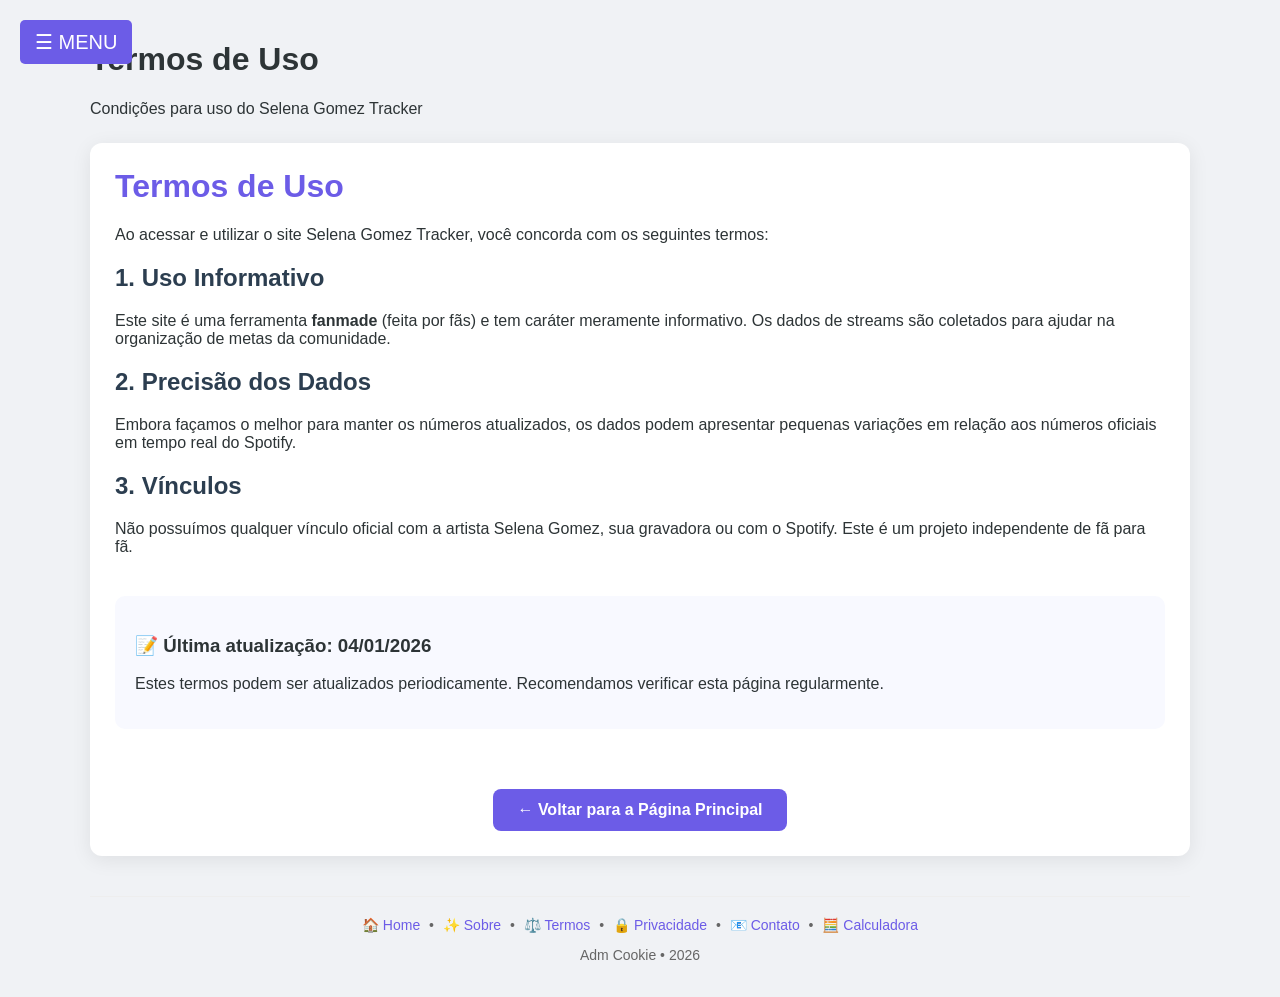
<file: termos.html>
<!DOCTYPE html>
<html lang="pt-br">
<head>
<meta charset="UTF-8">
<title>Termos de Uso • Selena Gomez Tracker</title>
<meta name="viewport" content="width=device-width, initial-scale=1.0">
<meta name="description" content="Termos de Uso do site Selena Gomez Tracker - Leia as condições de uso da ferramenta.">
<meta name="keywords" content="Selena Gomez, termos de uso, condições, Spotify, streams, fãs">
<meta name="author" content="Adm Cookie">
<link rel="icon" href="data:image/svg+xml,<svg xmlns=%22http://www.w3.org/2000/svg%22 viewBox=%220 0 100 100%22><text y=%22.9em%22 font-size=%2290%22>🎵</text></svg>">
<style>
    :root { --primary: #6c5ce7; --ocean: #2c3e50; --text: #2d3436; }
    * { box-sizing: border-box; }
    body { margin: 0; font-family: "Segoe UI", sans-serif; background: #f0f2f5; color: var(--text); padding: 20px; scroll-behavior: smooth; }
    .container { max-width: 1100px; margin: auto; }
    
    /* ESTILOS BÁSICOS (copie do seu CSS atual) */
    .institutional-card { background: white; padding: 25px; border-radius: 12px; box-shadow: 0 4px 20px rgba(0,0,0,0.08); margin: 25px 0; }
    .institutional-card h1 { color: var(--primary); margin-top: 0; }
    .institutional-card h2 { color: var(--ocean); margin-top: 20px; }
    
    /* MENU SIDEBAR (simplificado) */
    .sidebar { height: 100%; width: 0; position: fixed; z-index: 1; top: 0; left: 0; background: white; overflow-x: hidden; transition: 0.3s; padding-top: 60px; box-shadow: 2px 0 10px rgba(0,0,0,0.1); }
    .sidebar a { padding: 10px 15px; text-decoration: none; font-size: 18px; color: #333; display: block; transition: 0.2s; }
    .sidebar a:hover { background: #f5f5f5; color: var(--primary); }
    .close-btn { position: absolute; top: 10px; right: 20px; font-size: 30px; }
    .open-btn { font-size: 20px; cursor: pointer; background: var(--primary); color: white; border: none; padding: 10px 15px; border-radius: 5px; position: fixed; top: 20px; left: 20px; z-index: 100; }
    
    /* FOOTER */
    footer { text-align: center; margin-top: 40px; padding-top: 20px; border-top: 1px solid #eee; color: #666; font-size: 14px; }
    footer a { color: var(--primary); text-decoration: none; margin: 0 5px; }
    footer a:hover { text-decoration: underline; }
    
    /* BOTÃO VOLTAR */
    .btn-voltar { display: inline-block; background: var(--primary); color: white; padding: 12px 24px; border-radius: 8px; text-decoration: none; font-weight: bold; margin-top: 30px; transition: all 0.3s; }
    .btn-voltar:hover { background: #5d4de0; transform: translateY(-2px); box-shadow: 0 5px 15px rgba(108, 92, 231, 0.3); }
</style>
</head>
<body>

<!-- MENU SIDEBAR -->
<div id="mySidebar" class="sidebar">
  <a href="javascript:void(0)" onclick="closeNav()" class="close-btn" title="Fechar menu">&times; Fechar</a>
  <a href="index.html" onclick="closeNav()">🏠 Home</a>
  <a href="sobre.html" onclick="closeNav()">✨ Sobre</a>
  <a href="termos.html" onclick="closeNav()">⚖️ Termos</a>
  <a href="privacidade.html" onclick="closeNav()">🔒 Privacidade</a>
  <a href="contato.html" onclick="closeNav()">📧 Contato</a>
  <a href="index.html#calculadora" onclick="closeNav()">🧮 Calculadora</a>
</div>

<button class="open-btn" onclick="openNav()" title="Abrir menu">☰ MENU</button>

<div class="container">
    <header>
        <h1>Termos de Uso</h1>
        <p>Condições para uso do Selena Gomez Tracker</p>
    </header>

    <div class="institutional-card">
        <h1>Termos de Uso</h1>
        <p>Ao acessar e utilizar o site Selena Gomez Tracker, você concorda com os seguintes termos:</p>
        
        <h2>1. Uso Informativo</h2>
        <p>Este site é uma ferramenta <strong>fanmade</strong> (feita por fãs) e tem caráter meramente informativo. Os dados de streams são coletados para ajudar na organização de metas da comunidade.</p>
        
        <h2>2. Precisão dos Dados</h2>
        <p>Embora façamos o melhor para manter os números atualizados, os dados podem apresentar pequenas variações em relação aos números oficiais em tempo real do Spotify.</p>
        
        <h2>3. Vínculos</h2>
        <p>Não possuímos qualquer vínculo oficial com a artista Selena Gomez, sua gravadora ou com o Spotify. Este é um projeto independente de fã para fã.</p>
        
        <div style="margin-top: 40px; padding: 20px; background: #f8f9ff; border-radius: 10px;">
            <h3>📝 Última atualização: 04/01/2026</h3>
            <p>Estes termos podem ser atualizados periodicamente. Recomendamos verificar esta página regularmente.</p>
        </div>
        
        <div style="margin-top: 30px; text-align: center;">
            <a href="index.html" class="btn-voltar">← Voltar para a Página Principal</a>
        </div>
    </div>

    <footer>
        <a href="index.html">🏠 Home</a> • 
        <a href="sobre.html">✨ Sobre</a> • 
        <a href="termos.html">⚖️ Termos</a> • 
        <a href="privacidade.html">🔒 Privacidade</a> • 
        <a href="contato.html">📧 Contato</a> • 
        <a href="index.html#calculadora">🧮 Calculadora</a>
        <p>Adm Cookie • 2026</p>
    </footer>
</div>

<script>
// FUNÇÕES DO MENU
function openNav() {
    document.getElementById("mySidebar").style.width = "250px";
}

function closeNav() {
    document.getElementById("mySidebar").style.width = "0";
}

// Fechar menu ao clicar fora (opcional)
document.addEventListener('click', function(event) {
    const sidebar = document.getElementById('mySidebar');
    const openBtn = document.querySelector('.open-btn');
    
    if (sidebar.style.width === '250px' && 
        !sidebar.contains(event.target) && 
        !openBtn.contains(event.target)) {
        closeNav();
    }
});
</script>
</body>
</html>
</file>
